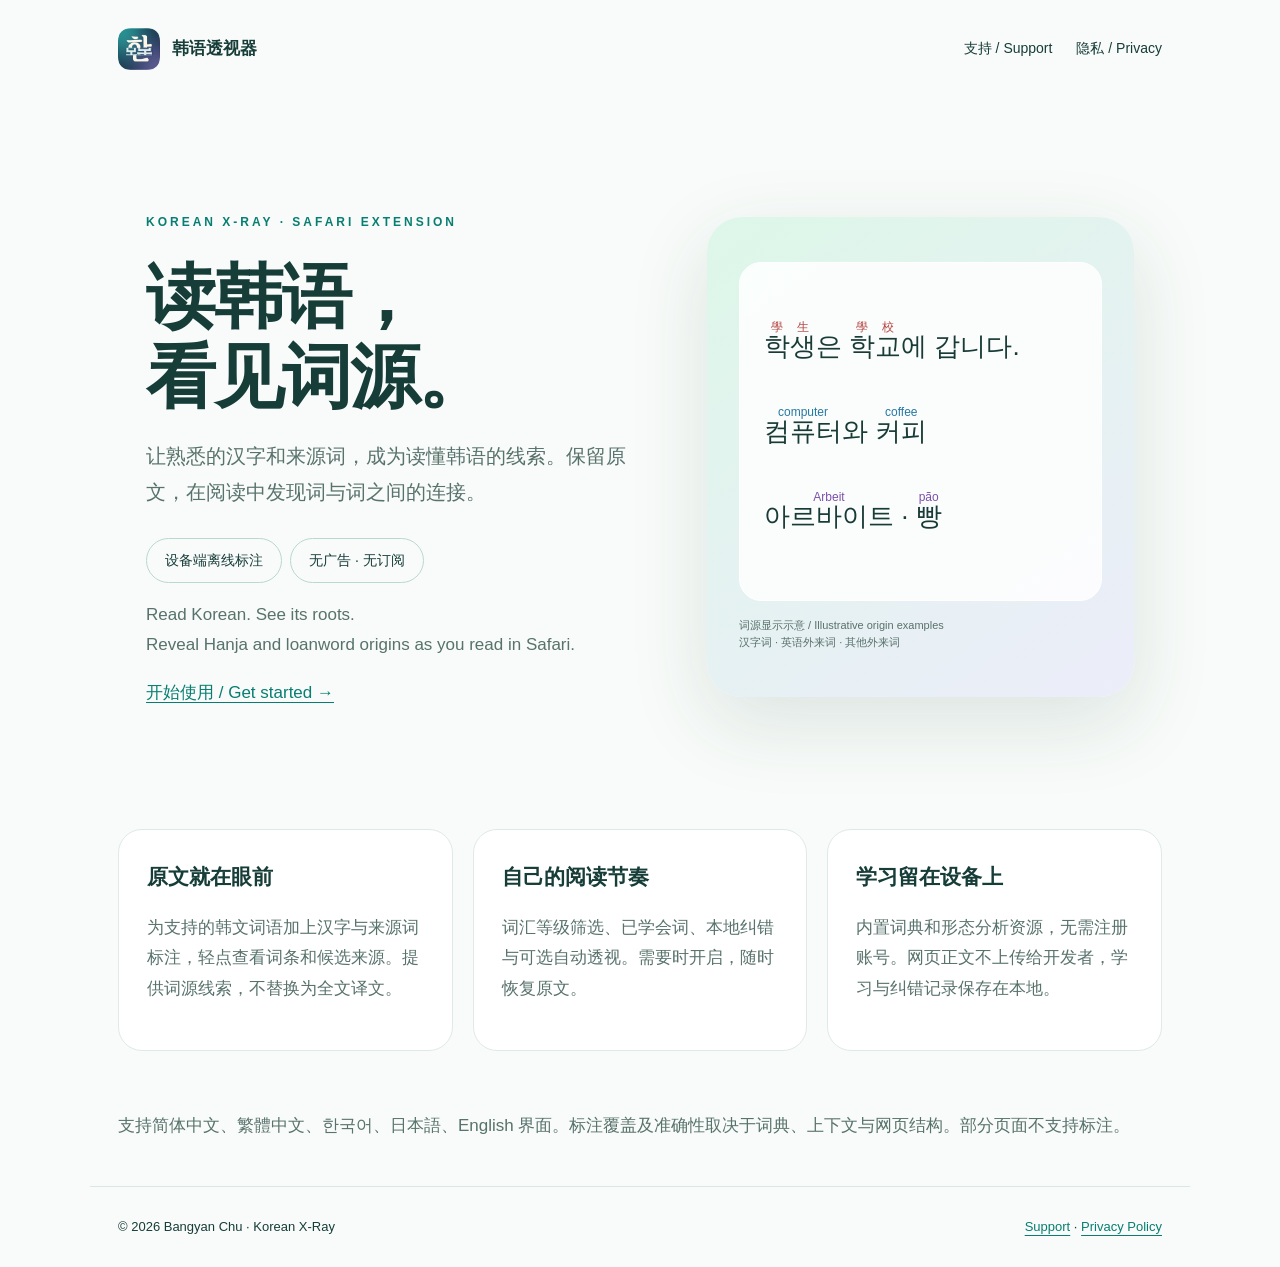
<file: index.html>
<!doctype html><html lang="zh-Hans"><meta charset="utf-8"><meta name="viewport" content="width=device-width,initial-scale=1"><meta name="description" content="韩语透视器 Korean X-Ray：在 Safari 阅读韩语，看见汉字与外来词源。离线标注，无广告、无订阅。"><title>韩语透视器 · Korean X-Ray</title><link rel="stylesheet" href="style.css"><nav><a class="brand" href="./"><img src="assets/icon.png" alt="">韩语透视器</a><div class="links"><a href="support.html">支持 / Support</a><a href="privacy.html">隐私 / Privacy</a></div></nav><main><section class="hero"><div><span class="eyebrow">KOREAN X-RAY · SAFARI EXTENSION</span><h1>读韩语，<br>看见词源。</h1><p class="lead">让熟悉的汉字和来源词，成为读懂韩语的线索。保留原文，在阅读中发现词与词之间的连接。</p><span class="badge">设备端离线标注</span><span class="badge">无广告 · 无订阅</span><p>Read Korean. See its roots.<br>Reveal Hanja and loanword origins as you read in Safari.</p><a href="support.html">开始使用 / Get started →</a></div><div class="demo"><div class="paper"><p><ruby>학생<rt>學生</rt></ruby>은 <ruby>학교<rt>學校</rt></ruby>에 갑니다.</p><p class="english"><ruby>컴퓨터<rt>computer</rt></ruby>와 <ruby>커피<rt>coffee</rt></ruby></p><p class="other"><ruby>아르바이트<rt>Arbeit</rt></ruby> · <ruby>빵<rt>pão</rt></ruby></p></div><small>词源显示示意 / Illustrative origin examples<br>汉字词 · 英语外来词 · 其他外来词</small></div></section><section class="features"><article><h2>原文就在眼前</h2><p>为支持的韩文词语加上汉字与来源词标注，轻点查看词条和候选来源。提供词源线索，不替换为全文译文。</p></article><article><h2>自己的阅读节奏</h2><p>词汇等级筛选、已学会词、本地纠错与可选自动透视。需要时开启，随时恢复原文。</p></article><article><h2>学习留在设备上</h2><p>内置词典和形态分析资源，无需注册账号。网页正文不上传给开发者，学习与纠错记录保存在本地。</p></article></section><p>支持简体中文、繁體中文、한국어、日本語、English 界面。标注覆盖及准确性取决于词典、上下文与网页结构。部分页面不支持标注。</p></main><footer><span>© 2026 Bangyan Chu · Korean X-Ray</span><span><a href="support.html">Support</a> · <a href="privacy.html">Privacy Policy</a></span></footer></html>
</file>
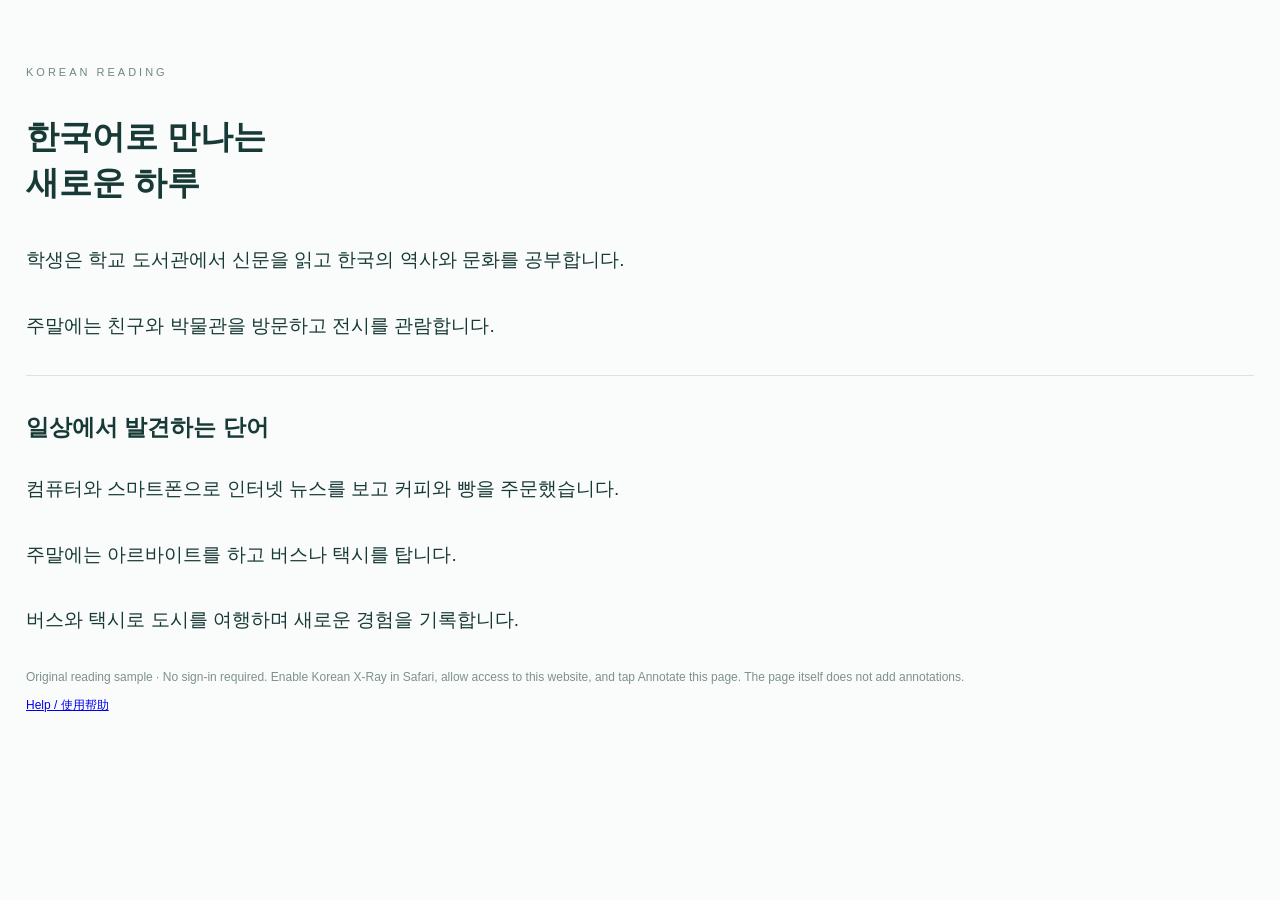
<file: demo.html>
<!doctype html><html lang="ko"><meta charset="utf-8"><meta name="viewport" content="width=device-width,initial-scale=1"><title>한국어 읽기 · Korean X-Ray</title><style>body{margin:0;padding:48px 26px 80px;background:#fafcfb;color:#183a37;font:19px/2.3 -apple-system,sans-serif}small{font-size:11px;letter-spacing:3px;color:#718680}h1{font-size:33px;line-height:1.4;margin:22px 0 32px;font-weight:700}h2{font-size:23px;line-height:1.5;margin:34px 0 20px}p{margin:22px 0}hr{border:0;border-top:1px solid #d7e4df;margin:28px 0}footer{font-size:12px;color:#7e918c}</style><small>KOREAN READING</small><h1>한국어로 만나는<br>새로운 하루</h1><p>학생은 학교 도서관에서 신문을 읽고 한국의 역사와 문화를 공부합니다.</p><p>주말에는 친구와 박물관을 방문하고 전시를 관람합니다.</p><hr><h2>일상에서 발견하는 단어</h2><p>컴퓨터와 스마트폰으로 인터넷 뉴스를 보고 커피와 빵을 주문했습니다.</p>
<p>주말에는 아르바이트를 하고 버스나 택시를 탑니다.</p><p>버스와 택시로 도시를 여행하며 새로운 경험을 기록합니다.</p><footer>Original reading sample · No sign-in required. Enable Korean X-Ray in Safari, allow access to this website, and tap Annotate this page. The page itself does not add annotations.<br><a href="support.html">Help / 使用帮助</a></footer></html>
</file>
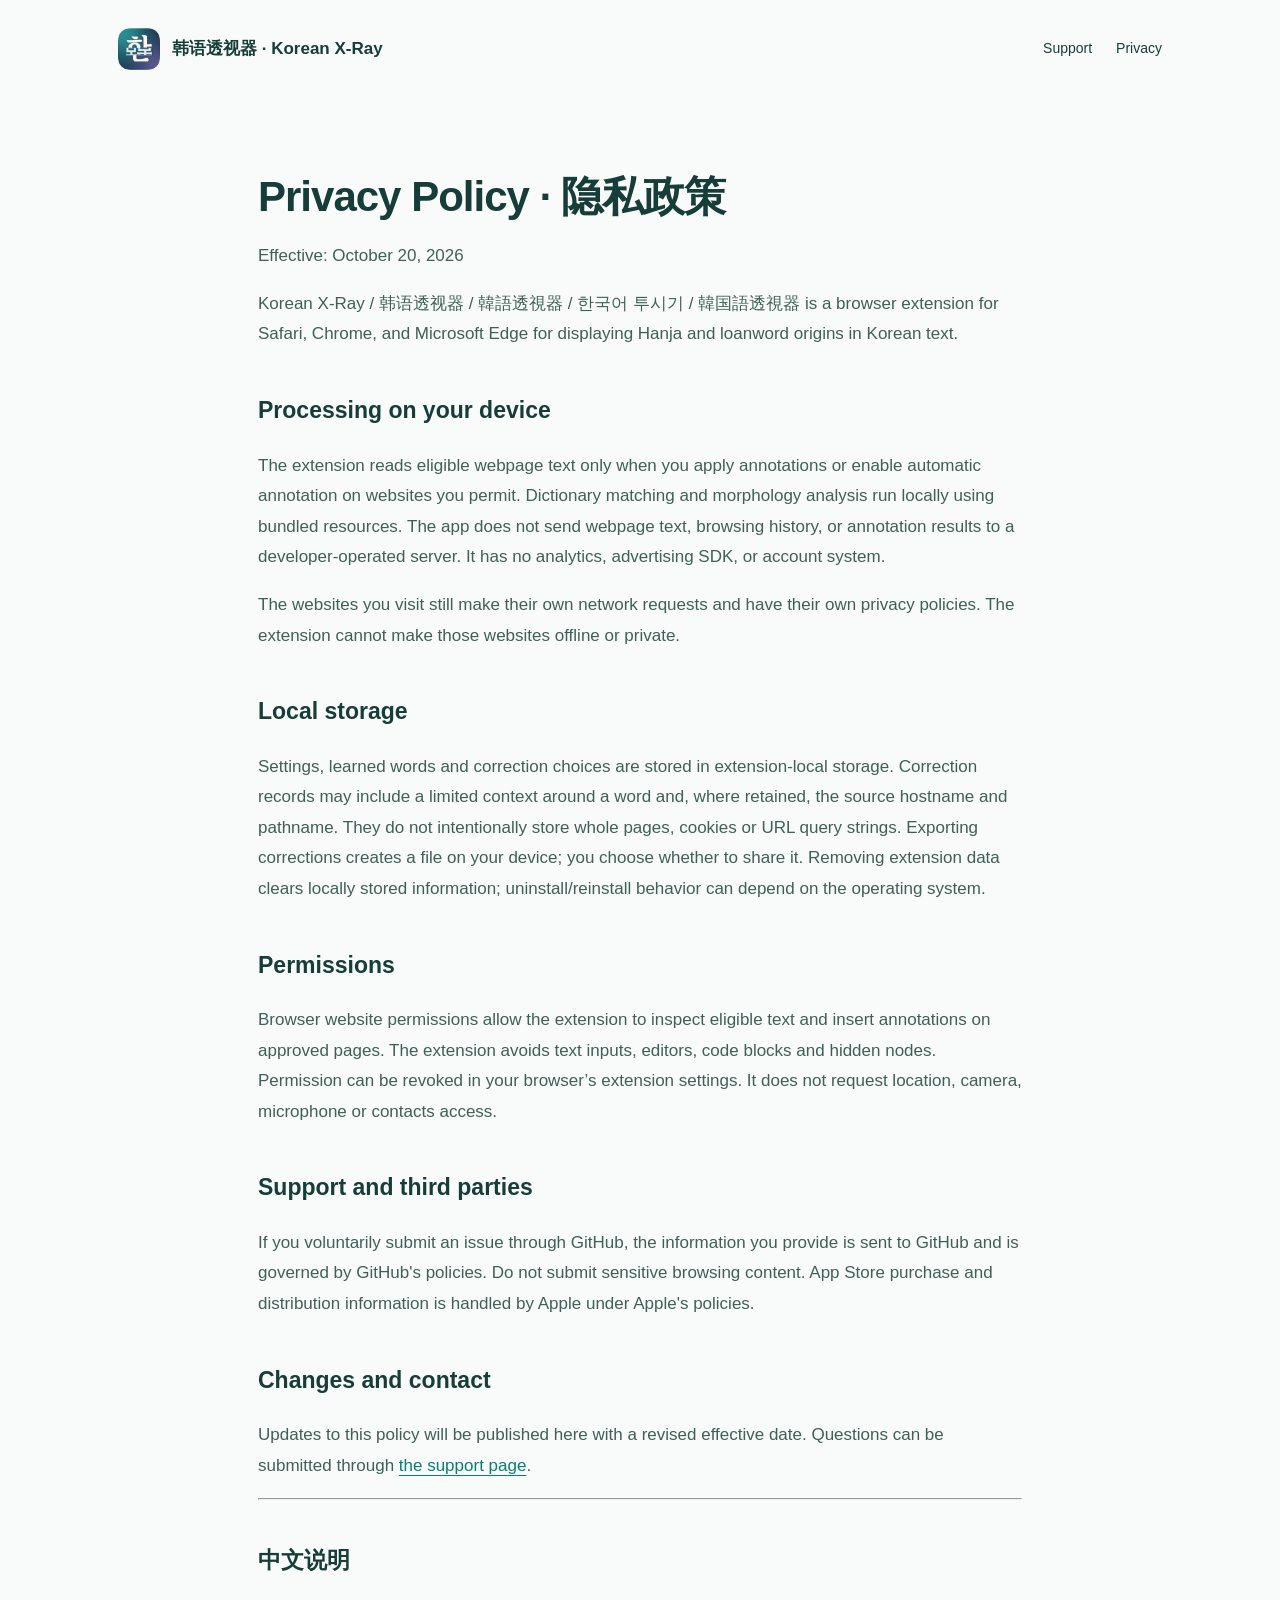
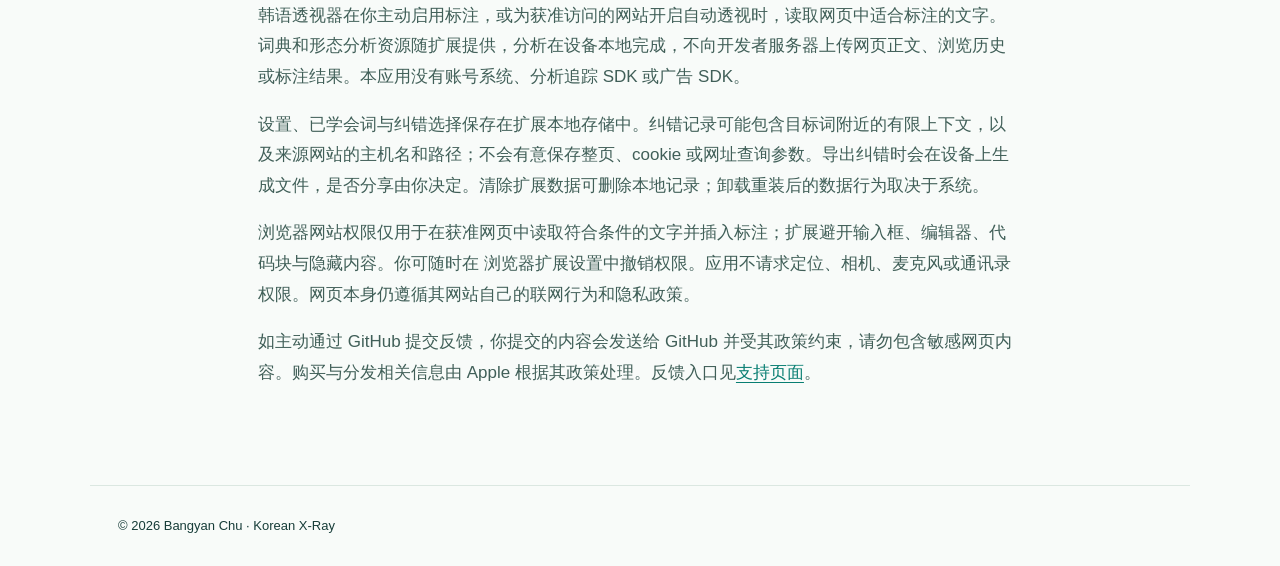
<file: privacy.html>
<!doctype html><html lang="en"><meta charset="utf-8"><meta name="viewport" content="width=device-width,initial-scale=1"><title>Privacy Policy · 隐私政策 · Korean X-Ray</title><link rel="stylesheet" href="style.css"><nav><a class="brand" href="./"><img src="assets/icon.png" alt="">韩语透视器 · Korean X-Ray</a><div class="links"><a href="support.html">Support</a><a href="privacy.html">Privacy</a></div></nav><main class="document"><h1>Privacy Policy · 隐私政策</h1><p>Effective: October 20, 2026</p><p>Korean X-Ray / 韩语透视器 / 韓語透視器 / 한국어 투시기 / 韓国語透視器 is a browser extension for Safari, Chrome, and Microsoft Edge for displaying Hanja and loanword origins in Korean text.</p><h2>Processing on your device</h2><p>The extension reads eligible webpage text only when you apply annotations or enable automatic annotation on websites you permit. Dictionary matching and morphology analysis run locally using bundled resources. The app does not send webpage text, browsing history, or annotation results to a developer-operated server. It has no analytics, advertising SDK, or account system.</p><p>The websites you visit still make their own network requests and have their own privacy policies. The extension cannot make those websites offline or private.</p><h2>Local storage</h2><p>Settings, learned words and correction choices are stored in extension-local storage. Correction records may include a limited context around a word and, where retained, the source hostname and pathname. They do not intentionally store whole pages, cookies or URL query strings. Exporting corrections creates a file on your device; you choose whether to share it. Removing extension data clears locally stored information; uninstall/reinstall behavior can depend on the operating system.</p><h2>Permissions</h2><p>Browser website permissions allow the extension to inspect eligible text and insert annotations on approved pages. The extension avoids text inputs, editors, code blocks and hidden nodes. Permission can be revoked in your browser’s extension settings. It does not request location, camera, microphone or contacts access.</p><h2>Support and third parties</h2><p>If you voluntarily submit an issue through GitHub, the information you provide is sent to GitHub and is governed by GitHub&#x27;s policies. Do not submit sensitive browsing content. App Store purchase and distribution information is handled by Apple under Apple&#x27;s policies.</p><h2>Changes and contact</h2><p>Updates to this policy will be published here with a revised effective date. Questions can be submitted through <a href="support.html">the support page</a>.</p><hr><h2>中文说明</h2><p>韩语透视器在你主动启用标注，或为获准访问的网站开启自动透视时，读取网页中适合标注的文字。词典和形态分析资源随扩展提供，分析在设备本地完成，不向开发者服务器上传网页正文、浏览历史或标注结果。本应用没有账号系统、分析追踪 SDK 或广告 SDK。</p><p>设置、已学会词与纠错选择保存在扩展本地存储中。纠错记录可能包含目标词附近的有限上下文，以及来源网站的主机名和路径；不会有意保存整页、cookie 或网址查询参数。导出纠错时会在设备上生成文件，是否分享由你决定。清除扩展数据可删除本地记录；卸载重装后的数据行为取决于系统。</p><p>浏览器网站权限仅用于在获准网页中读取符合条件的文字并插入标注；扩展避开输入框、编辑器、代码块与隐藏内容。你可随时在 浏览器扩展设置中撤销权限。应用不请求定位、相机、麦克风或通讯录权限。网页本身仍遵循其网站自己的联网行为和隐私政策。</p><p>如主动通过 GitHub 提交反馈，你提交的内容会发送给 GitHub 并受其政策约束，请勿包含敏感网页内容。购买与分发相关信息由 Apple 根据其政策处理。反馈入口见<a href="support.html">支持页面</a>。</p></main><footer>© 2026 Bangyan Chu · Korean X-Ray</footer></html>
</file>
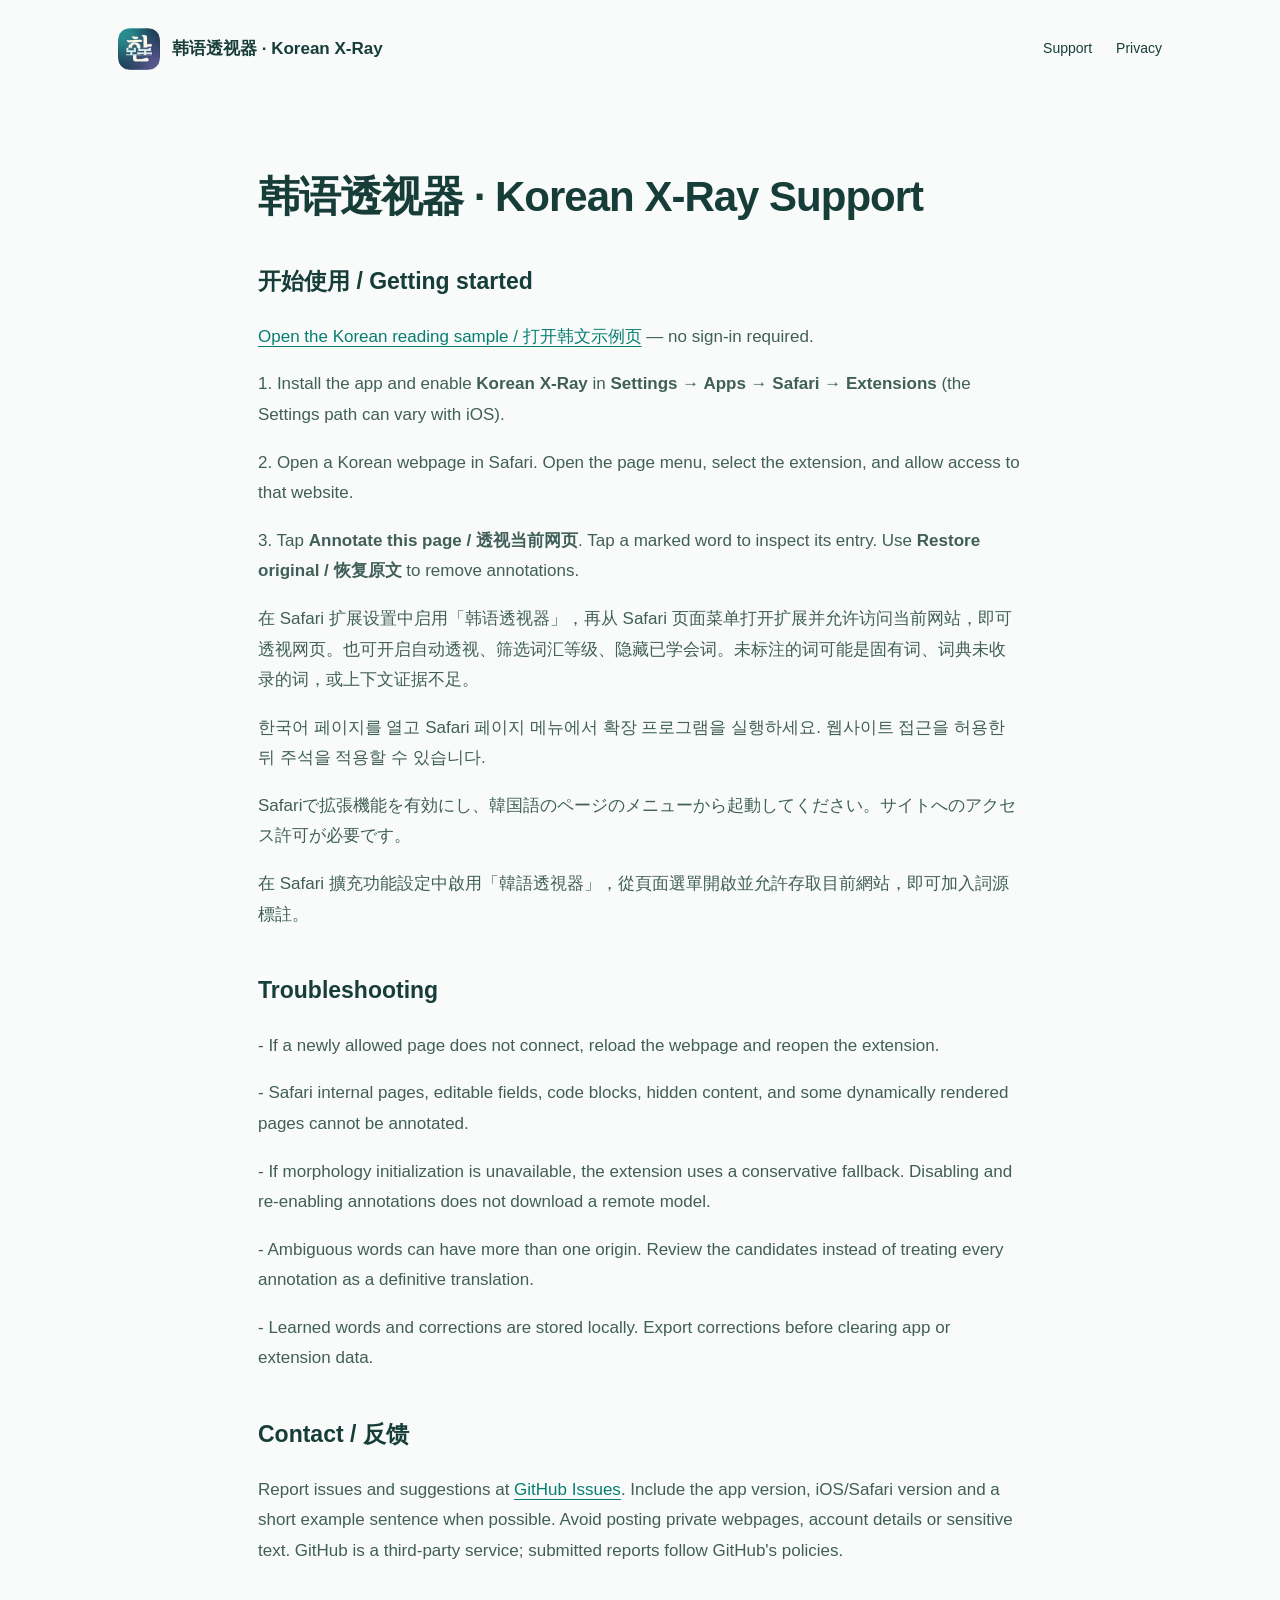
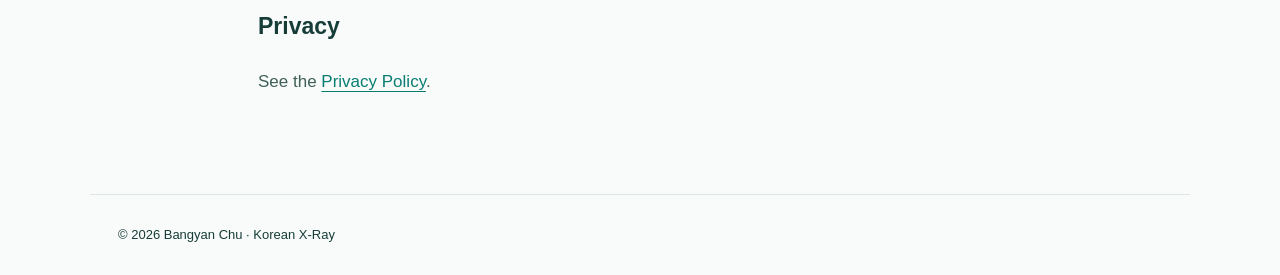
<file: support.html>
<!doctype html><html lang="en"><meta charset="utf-8"><meta name="viewport" content="width=device-width,initial-scale=1"><title>Support · 使用帮助 · Korean X-Ray</title><link rel="stylesheet" href="style.css"><nav><a class="brand" href="./"><img src="assets/icon.png" alt="">韩语透视器 · Korean X-Ray</a><div class="links"><a href="support.html">Support</a><a href="privacy.html">Privacy</a></div></nav><main class="document"><h1>韩语透视器 · Korean X-Ray Support</h1><h2>开始使用 / Getting started</h2><p><a href="demo.html">Open the Korean reading sample / 打开韩文示例页</a> — no sign-in required.</p><p>1. Install the app and enable <strong>Korean X-Ray</strong> in <strong>Settings → Apps → Safari → Extensions</strong> (the Settings path can vary with iOS).</p><p>2. Open a Korean webpage in Safari. Open the page menu, select the extension, and allow access to that website.</p><p>3. Tap <strong>Annotate this page / 透视当前网页</strong>. Tap a marked word to inspect its entry. Use <strong>Restore original / 恢复原文</strong> to remove annotations.</p><p>在 Safari 扩展设置中启用「韩语透视器」，再从 Safari 页面菜单打开扩展并允许访问当前网站，即可透视网页。也可开启自动透视、筛选词汇等级、隐藏已学会词。未标注的词可能是固有词、词典未收录的词，或上下文证据不足。</p><p>한국어 페이지를 열고 Safari 페이지 메뉴에서 확장 프로그램을 실행하세요. 웹사이트 접근을 허용한 뒤 주석을 적용할 수 있습니다.</p><p>Safariで拡張機能を有効にし、韓国語のページのメニューから起動してください。サイトへのアクセス許可が必要です。</p><p>在 Safari 擴充功能設定中啟用「韓語透視器」，從頁面選單開啟並允許存取目前網站，即可加入詞源標註。</p><h2>Troubleshooting</h2><p>- If a newly allowed page does not connect, reload the webpage and reopen the extension.</p><p>- Safari internal pages, editable fields, code blocks, hidden content, and some dynamically rendered pages cannot be annotated.</p><p>- If morphology initialization is unavailable, the extension uses a conservative fallback. Disabling and re-enabling annotations does not download a remote model.</p><p>- Ambiguous words can have more than one origin. Review the candidates instead of treating every annotation as a definitive translation.</p><p>- Learned words and corrections are stored locally. Export corrections before clearing app or extension data.</p><h2>Contact / 反馈</h2><p>Report issues and suggestions at <a href="https://github.com/justinchuby/korean-xray-site/issues">GitHub Issues</a>. Include the app version, iOS/Safari version and a short example sentence when possible. Avoid posting private webpages, account details or sensitive text. GitHub is a third-party service; submitted reports follow GitHub&#x27;s policies.</p><h2>Privacy</h2><p>See the <a href="privacy.html">Privacy Policy</a>.</p></main><footer>© 2026 Bangyan Chu · Korean X-Ray</footer></html>
</file>
<file: style.css>
:root{color-scheme:light;--ink:#173d39;--muted:#58726c;--accent:#087e72}*{box-sizing:border-box}body{margin:0;color:var(--ink);background:#f8fbf9;font:17px/1.8 -apple-system,BlinkMacSystemFont,'Segoe UI',sans-serif}a{color:var(--accent);text-underline-offset:4px}nav,main,footer{max-width:1100px;margin:auto;padding:28px}nav{display:flex;align-items:center;justify-content:space-between;gap:20px}nav a{color:var(--ink);text-decoration:none}nav .brand{display:flex;align-items:center;gap:12px;font-weight:700}nav img{width:42px;border-radius:12px}.links{display:flex;gap:24px;font-size:14px}.hero{padding:80px 28px 60px;display:grid;grid-template-columns:1.15fr 1fr;align-items:center;gap:70px}.eyebrow{font-size:12px;letter-spacing:3px;font-weight:700;color:var(--accent)}h1{font-size:clamp(38px,5.5vw,70px);line-height:1.15;letter-spacing:-2px;margin:20px 0}p{color:var(--muted)}.lead{font-size:20px;max-width:570px}.badge{display:inline-block;padding:9px 18px;border:1px solid #bad9ce;border-radius:50px;font-size:14px;margin:8px 8px 0 0}.demo{padding:45px 32px;border-radius:35px;background:linear-gradient(145deg,#ddf7e9,#ecedf9);box-shadow:0 25px 80px #154b3520}.paper{background:#ffffffd9;border:1px solid white;border-radius:22px;padding:35px 24px;font-size:26px;line-height:2.8;color:#183b36}.paper p{color:inherit;margin:12px 0}ruby{ruby-position:over}rt{font-size:12px;color:#b54541}.english rt{color:#2778a3}.other rt{color:#7c50aa}.demo small{display:block;font-size:11px;line-height:1.6;margin:16px 0 0;color:#59716a}.features{display:grid;grid-template-columns:repeat(3,1fr);gap:20px;margin:60px 0}.features article{padding:28px;background:white;border:1px solid #dfeae5;border-radius:24px}.features h2{font-size:21px;margin-top:0}.document{max-width:820px;padding-top:55px;padding-bottom:80px}.document h1{font-size:42px;letter-spacing:-1px}.document h2{margin-top:40px;font-size:23px}.document p,.document li{color:#405f58}footer{border-top:1px solid #dbe7e1;font-size:13px;display:flex;justify-content:space-between;gap:24px;flex-wrap:wrap}@media(max-width:740px){.hero{grid-template-columns:1fr;padding-top:35px;gap:35px}.features{grid-template-columns:1fr;margin-top:40px}.links{gap:13px}nav,main,footer{padding:22px}.lead{font-size:18px}.paper{font-size:23px}}
</file>
